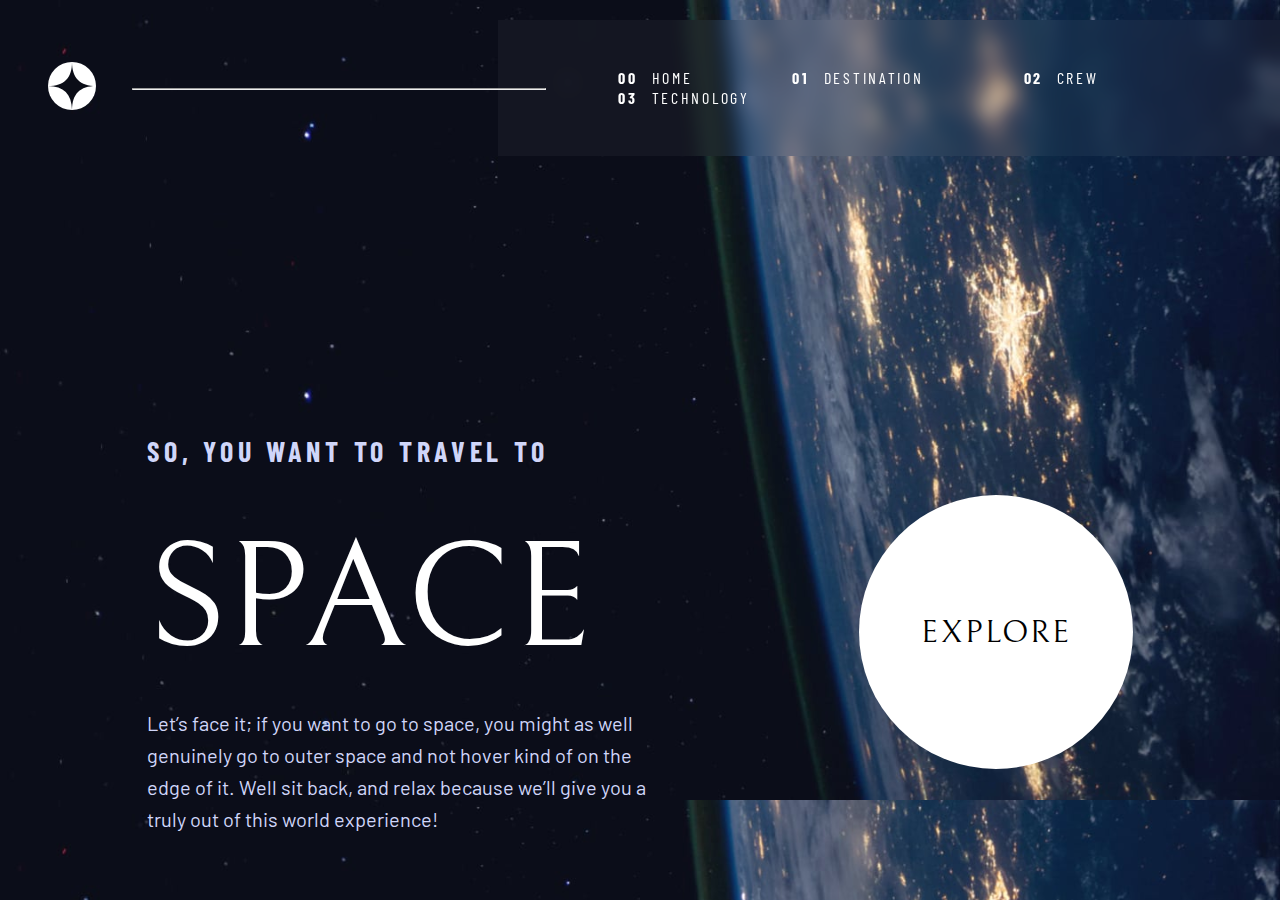
<file: space-tourism-website-main/starter-code/index.html>
<!DOCTYPE html>
<html lang="en">
<head>
  <meta charset="UTF-8">
  <link rel="stylesheet" href="styles.css">
  <meta name="viewport" content="width=device-width, initial-scale=1.0">

  <link rel="icon" type="image/png" sizes="32x32" href="./assets/favicon-32x32.png">
 
  <title>Frontend Mentor | Space tourism website</title>
</head>
<body class="index">
  <div class="header-container">
    <div class="star-logo">
      <img src="./assets/shared/logo.svg" alt="star-logo">
    </div>
    <hr class="header">
    <div class="menu">
      <ul>
        <li><a class="menu" href="./index.html"><span class="starting-a bold">00</span> HOME</a></li>
        <li><a class="menu" href="./destination-moon.html"><span class="bold">01</span> DESTINATION</a></li>
        <li><a class="menu" href="#"><span class="bold">02</span> CREW</a></li>
        <li><a class="menu" href="#"><span class="bold">03</span> TECHNOLOGY</a></li>
      </ul>
      
    </div>  
  </div>

  <div class="text-container">
    <h5>SO, YOU WANT TO TRAVEL TO </h5>
    <h1>SPACE</h1>
    <p>Let’s face it; if you want to go to space, you might as well <br> genuinely go to 
      outer space and not hover kind of on the <br> edge of it. Well sit back, and relax 
      because we’ll give you a <br>truly out of this world experience!</p>
  </div>

  <div class="explore">
    <h4 class="explore">EXPLORE</h4>
  </div>
</body>
</html>
</file>
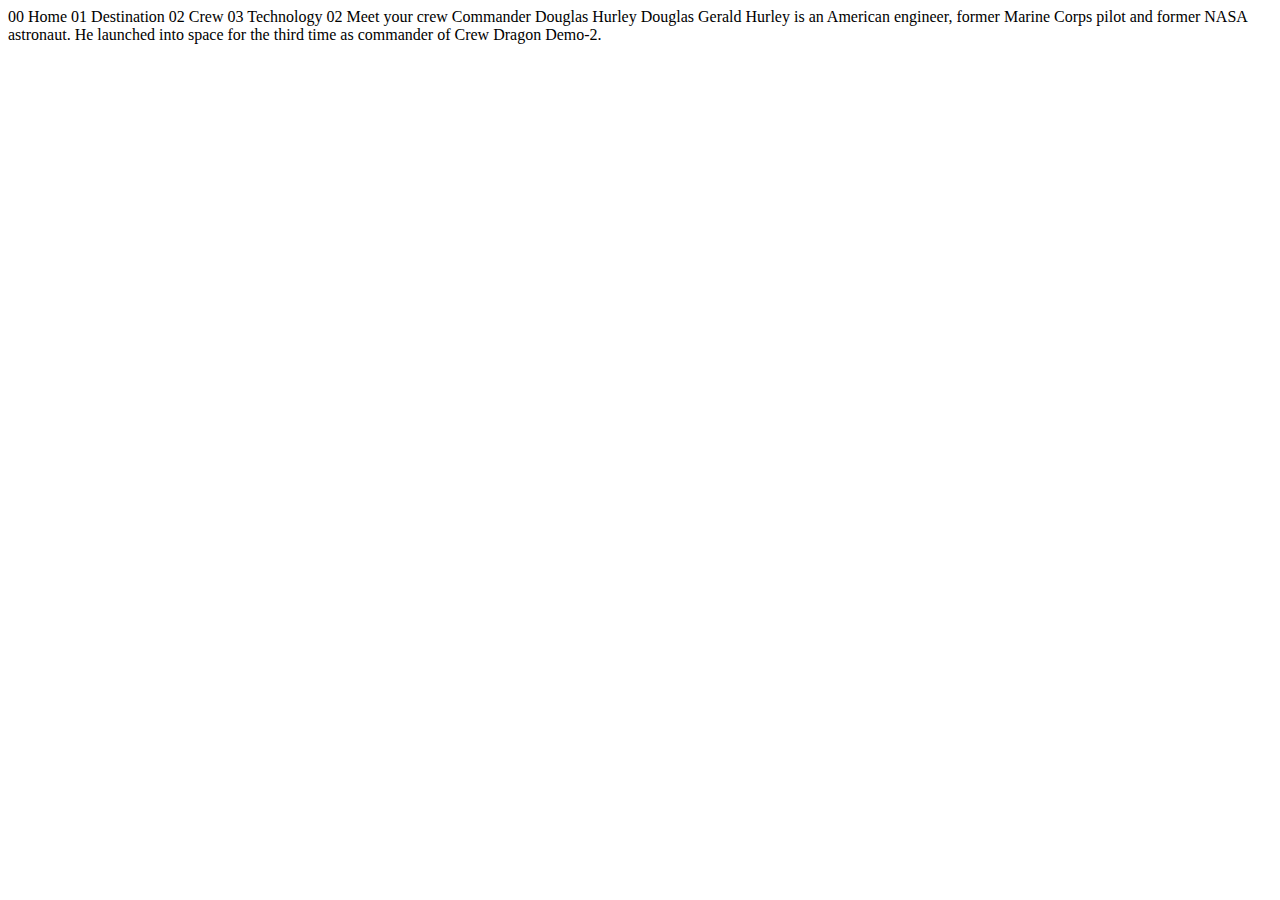
<file: space-tourism-website-main/starter-code/crew-commander.html>
<!DOCTYPE html>
<html lang="en">
<head>
  <meta charset="UTF-8">
  <meta name="viewport" content="width=device-width, initial-scale=1.0">

  <link rel="icon" type="image/png" sizes="32x32" href="./assets/favicon-32x32.png">
  
  <title>Frontend Mentor | Space tourism website</title>
</head>
<body>

  00 Home
  01 Destination
  02 Crew
  03 Technology

  02 Meet your crew

  Commander
  Douglas Hurley

  Douglas Gerald Hurley is an American engineer, former Marine Corps pilot 
  and former NASA astronaut. He launched into space for the third time as 
  commander of Crew Dragon Demo-2.
</body>
</html>
</file>
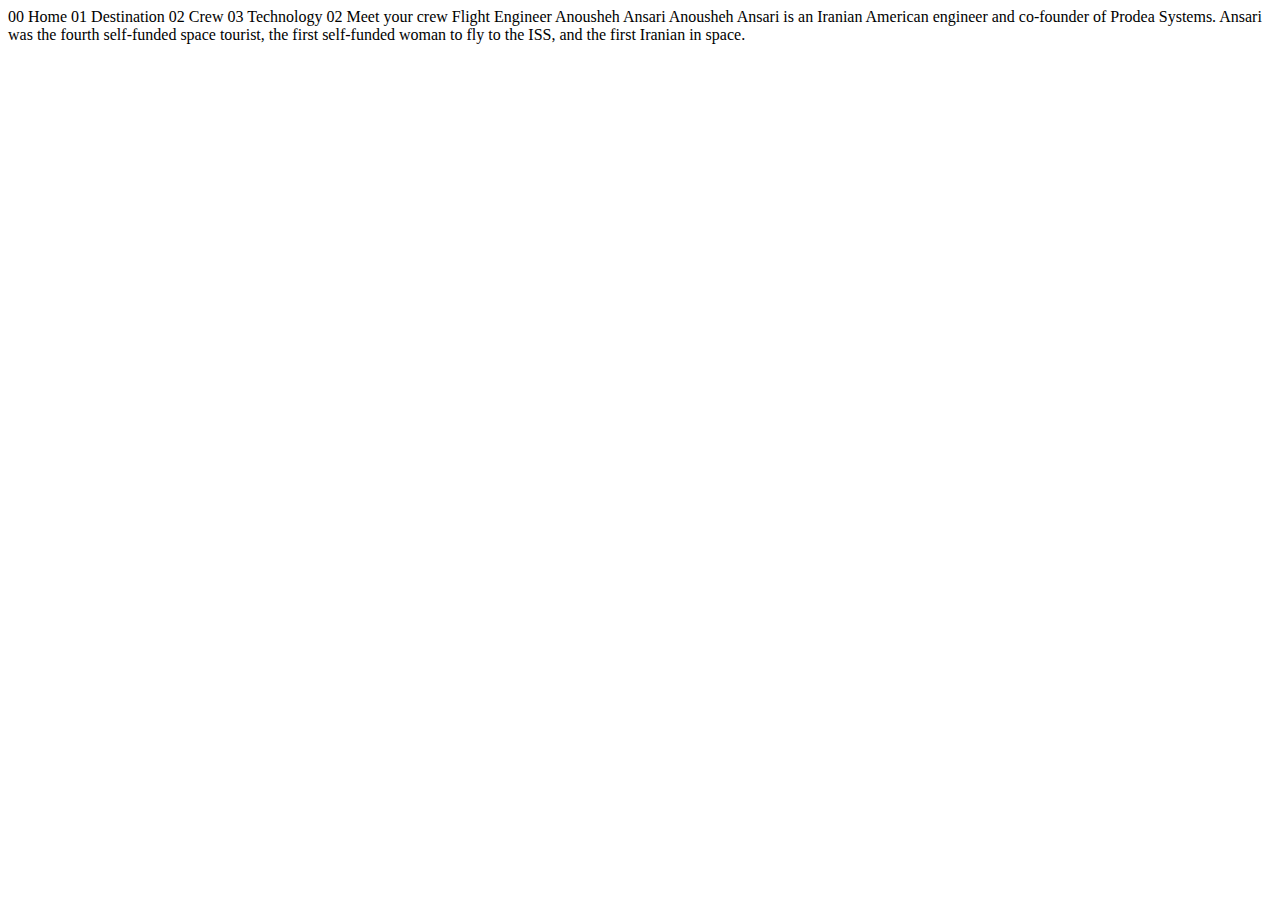
<file: space-tourism-website-main/starter-code/crew-engineer.html>
<!DOCTYPE html>
<html lang="en">
<head>
  <meta charset="UTF-8">
  <meta name="viewport" content="width=device-width, initial-scale=1.0">

  <link rel="icon" type="image/png" sizes="32x32" href="./assets/favicon-32x32.png">
  
  <title>Frontend Mentor | Space tourism website</title>
</head>
<body>

  00 Home
  01 Destination
  02 Crew
  03 Technology

  02 Meet your crew

  Flight Engineer
  Anousheh Ansari

  Anousheh Ansari is an Iranian American engineer and co-founder of Prodea Systems. 
  Ansari was the fourth self-funded space tourist, the first self-funded woman to 
  fly to the ISS, and the first Iranian in space. 
</body>
</html>
</file>
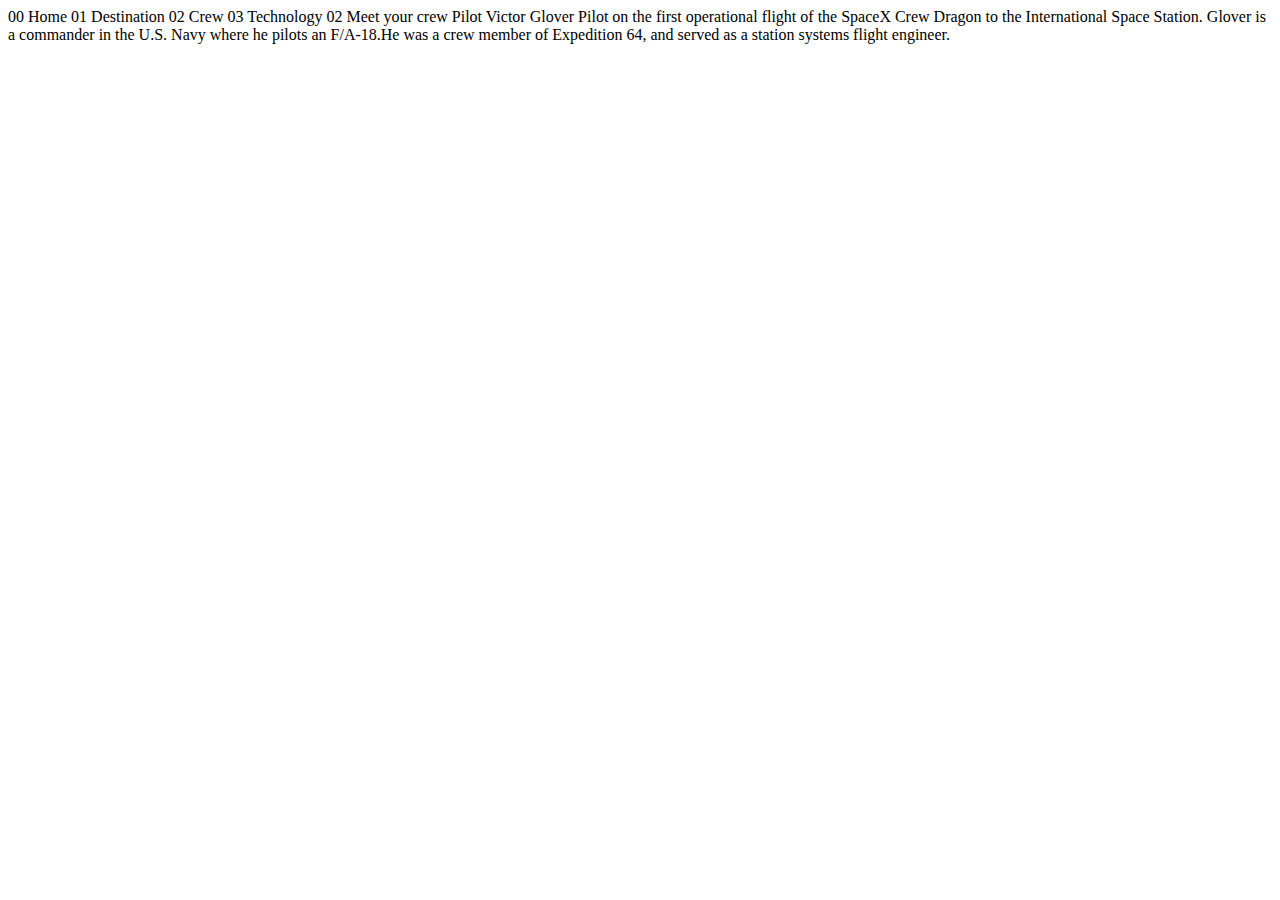
<file: space-tourism-website-main/starter-code/crew-pilot.html>
<!DOCTYPE html>
<html lang="en">
<head>
  <meta charset="UTF-8">
  <meta name="viewport" content="width=device-width, initial-scale=1.0">

  <link rel="icon" type="image/png" sizes="32x32" href="./assets/favicon-32x32.png">
  
  <title>Frontend Mentor | Space tourism website</title>
</head>
<body>

  00 Home
  01 Destination
  02 Crew
  03 Technology

  02 Meet your crew

  Pilot
  Victor Glover

  Pilot on the first operational flight of the SpaceX Crew Dragon to the 
  International Space Station. Glover is a commander in the U.S. Navy where 
  he pilots an F/A-18.He was a crew member of Expedition 64, and served as a 
  station systems flight engineer. 
</body>
</html>
</file>
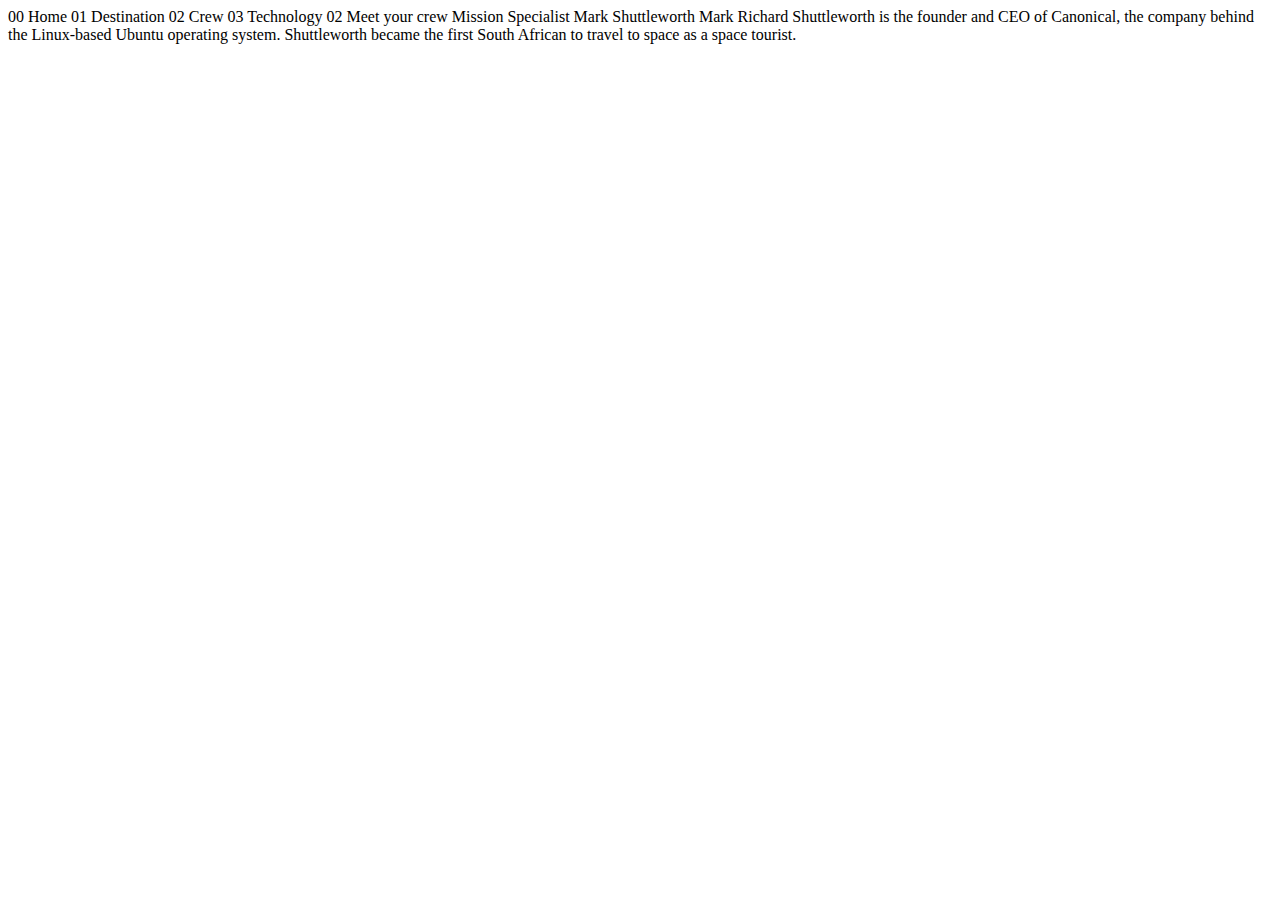
<file: space-tourism-website-main/starter-code/crew-specialist.html>
<!DOCTYPE html>
<html lang="en">
<head>
  <meta charset="UTF-8">
  <meta name="viewport" content="width=device-width, initial-scale=1.0">

  <link rel="icon" type="image/png" sizes="32x32" href="./assets/favicon-32x32.png">
  
  <title>Frontend Mentor | Space tourism website</title>
</head>
<body>

  00 Home
  01 Destination
  02 Crew
  03 Technology

  02 Meet your crew

  Mission Specialist
  Mark Shuttleworth

  Mark Richard Shuttleworth is the founder and CEO of Canonical, the company behind 
  the Linux-based Ubuntu operating system. Shuttleworth became the first South 
  African to travel to space as a space tourist.
</body>
</html>
</file>
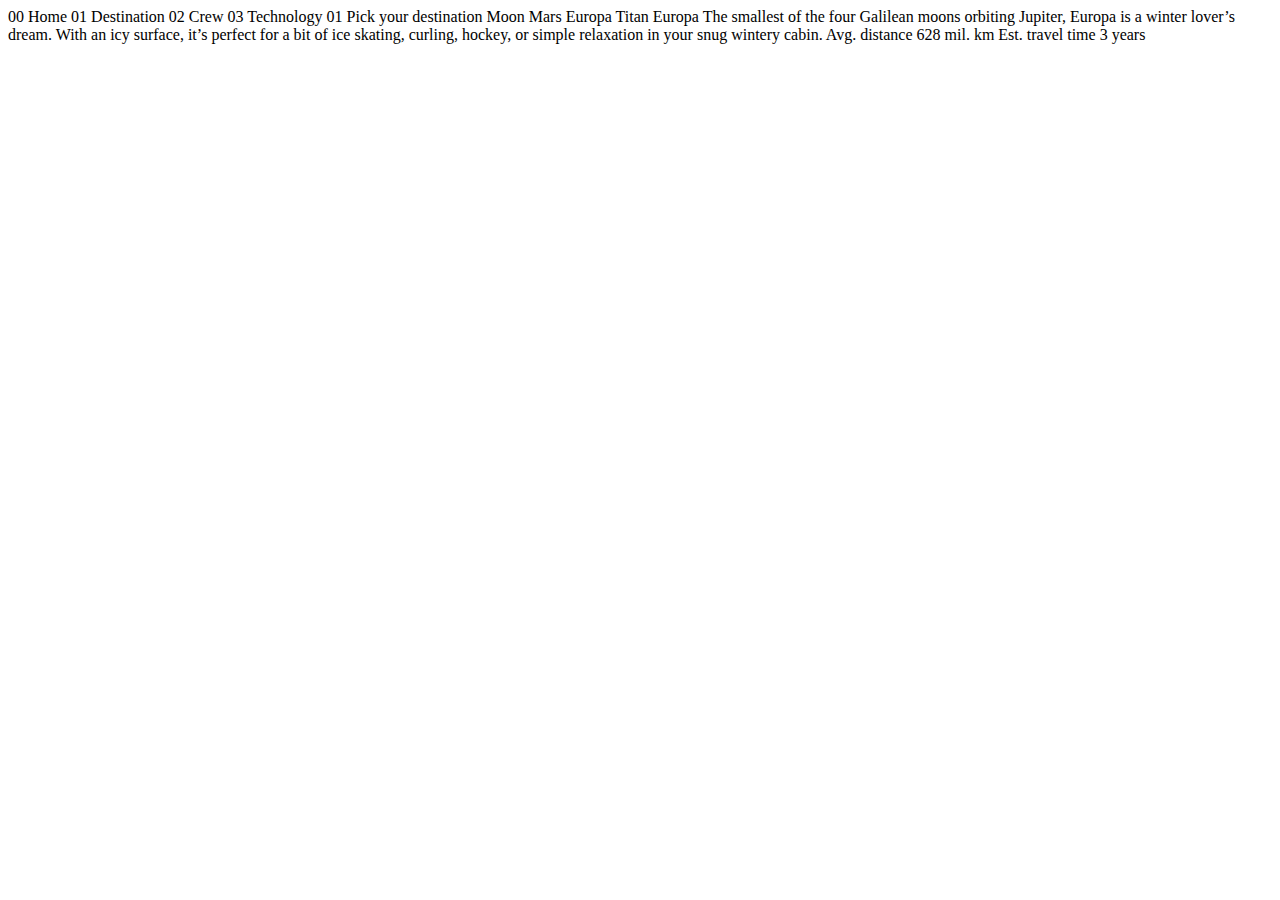
<file: space-tourism-website-main/starter-code/destination-europa.html>
<!DOCTYPE html>
<html lang="en">
<head>
  <meta charset="UTF-8">
  <meta name="viewport" content="width=device-width, initial-scale=1.0">

  <link rel="icon" type="image/png" sizes="32x32" href="./assets/favicon-32x32.png">
  
  <title>Frontend Mentor | Space tourism website</title>
</head>
<body>

  00 Home
  01 Destination
  02 Crew
  03 Technology

  01 Pick your destination

  Moon
  Mars
  Europa
  Titan

  Europa

  The smallest of the four Galilean moons orbiting Jupiter, Europa is a 
  winter lover’s dream. With an icy surface, it’s perfect for a bit of 
  ice skating, curling, hockey, or simple relaxation in your snug 
  wintery cabin.

  Avg. distance
  628 mil. km

  Est. travel time
  3 years
</body>
</html>
</file>
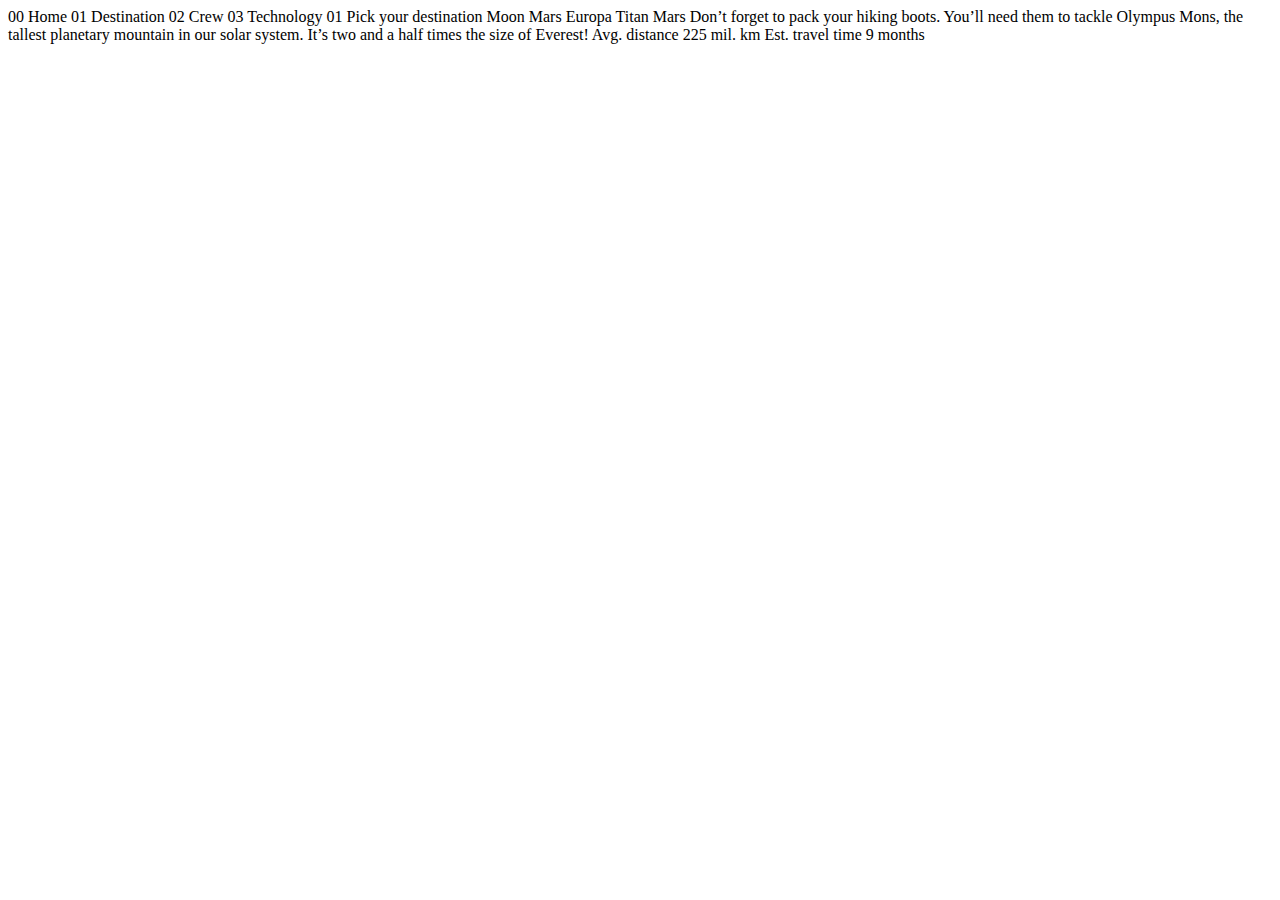
<file: space-tourism-website-main/starter-code/destination-mars.html>
<!DOCTYPE html>
<html lang="en">
<head>
  <meta charset="UTF-8">
  <meta name="viewport" content="width=device-width, initial-scale=1.0">

  <link rel="icon" type="image/png" sizes="32x32" href="./assets/favicon-32x32.png">
  
  <title>Frontend Mentor | Space tourism website</title>
</head>
<body>

  00 Home
  01 Destination
  02 Crew
  03 Technology

  01 Pick your destination

  Moon
  Mars
  Europa
  Titan

  Mars

  Don’t forget to pack your hiking boots. You’ll need them to tackle Olympus Mons, 
  the tallest planetary mountain in our solar system. It’s two and a half times 
  the size of Everest!

  Avg. distance
  225 mil. km

  Est. travel time
  9 months
</body>
</html>
</file>
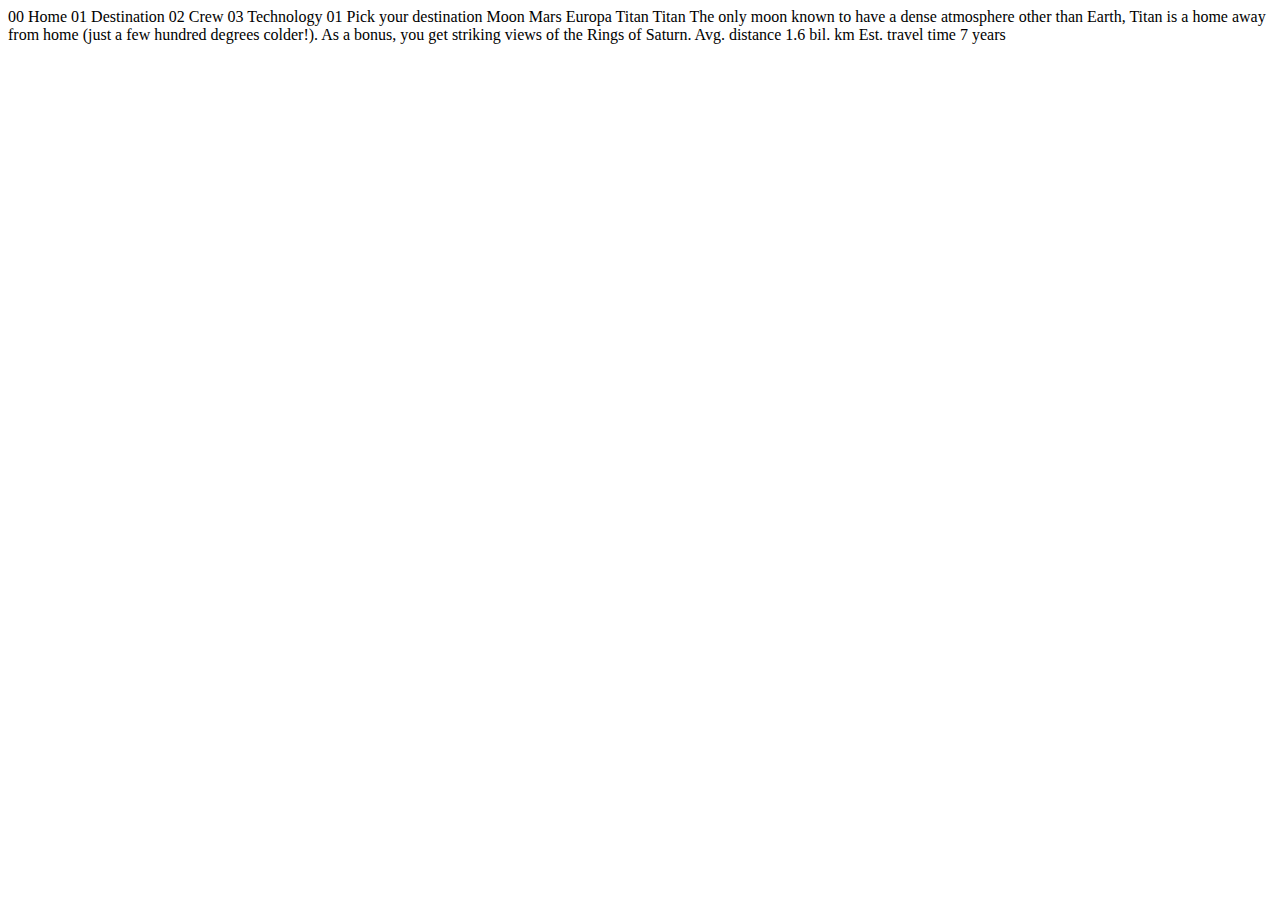
<file: space-tourism-website-main/starter-code/destination-titan.html>
<!DOCTYPE html>
<html lang="en">
<head>
  <meta charset="UTF-8">
  <meta name="viewport" content="width=device-width, initial-scale=1.0">

  <link rel="icon" type="image/png" sizes="32x32" href="./assets/favicon-32x32.png">
  
  <title>Frontend Mentor | Space tourism website</title>
</head>
<body>

  00 Home
  01 Destination
  02 Crew
  03 Technology

  01 Pick your destination

  Moon
  Mars
  Europa
  Titan

  Titan

  The only moon known to have a dense atmosphere other than Earth, Titan 
  is a home away from home (just a few hundred degrees colder!). As a 
  bonus, you get striking views of the Rings of Saturn.

  Avg. distance
  1.6 bil. km

  Est. travel time
  7 years
</body>
</html>
</file>
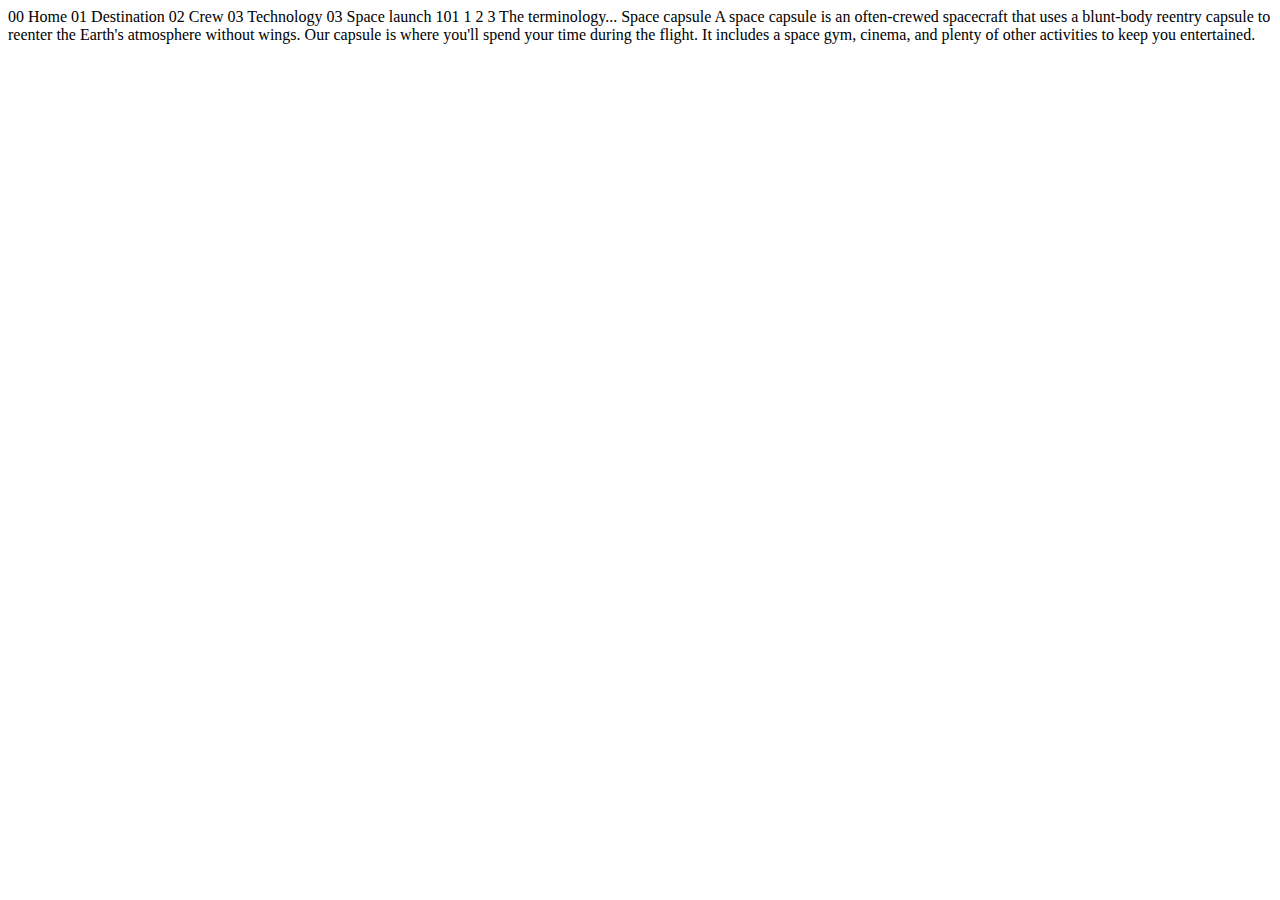
<file: space-tourism-website-main/starter-code/technology-capsule.html>
<!DOCTYPE html>
<html lang="en">
<head>
  <meta charset="UTF-8">
  <meta name="viewport" content="width=device-width, initial-scale=1.0">

  <link rel="icon" type="image/png" sizes="32x32" href="./assets/favicon-32x32.png">
  
  <title>Frontend Mentor | Space tourism website</title>
</head>
<body>

  00 Home
  01 Destination
  02 Crew
  03 Technology

  03 Space launch 101

  1
  2
  3

  The terminology...
  Space capsule

  A space capsule is an often-crewed spacecraft that uses a blunt-body reentry 
  capsule to reenter the Earth's atmosphere without wings. Our capsule is where 
  you'll spend your time during the flight. It includes a space gym, cinema, 
  and plenty of other activities to keep you entertained.
</body>
</html>
</file>
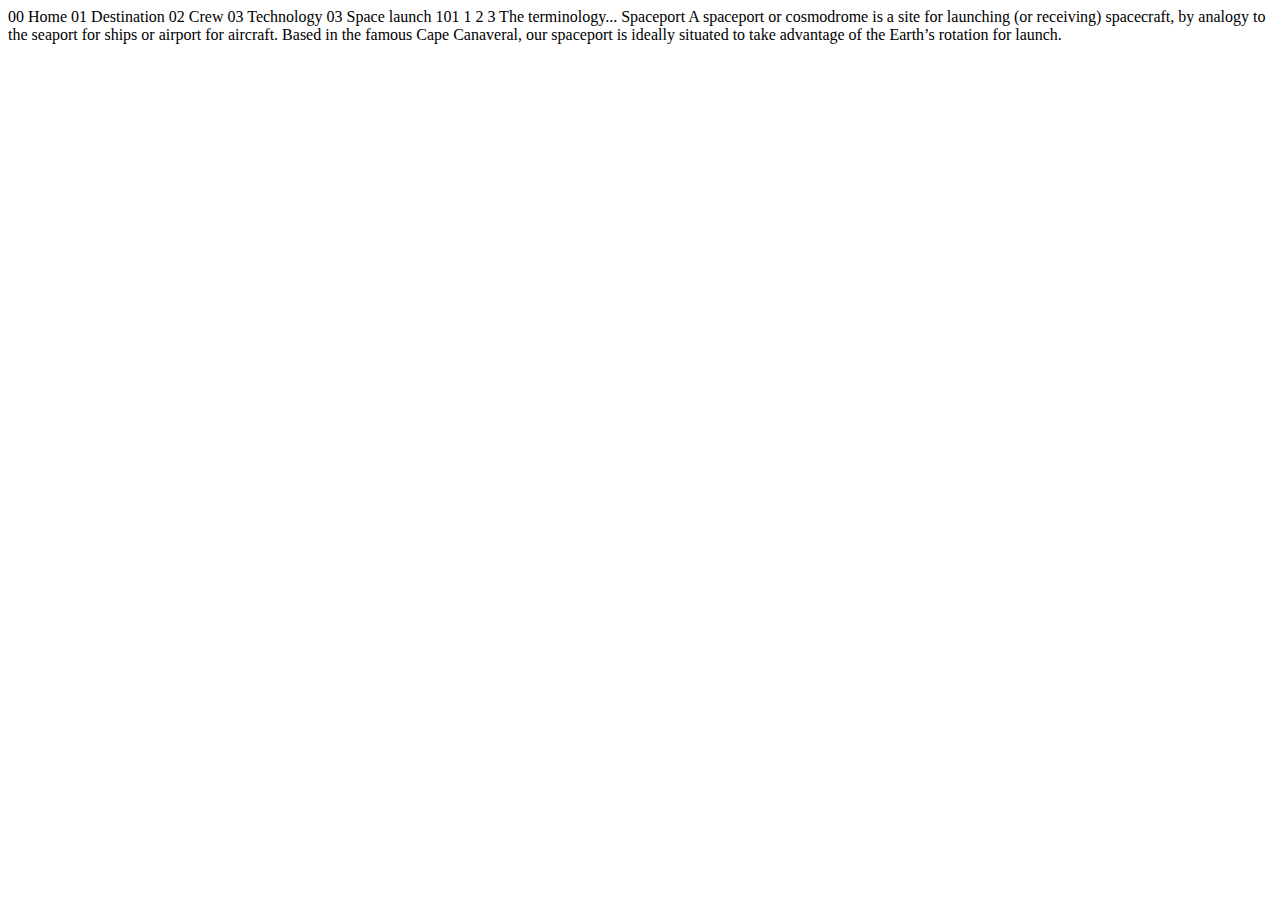
<file: space-tourism-website-main/starter-code/technology-spaceport.html>
<!DOCTYPE html>
<html lang="en">
<head>
  <meta charset="UTF-8">
  <meta name="viewport" content="width=device-width, initial-scale=1.0">

  <link rel="icon" type="image/png" sizes="32x32" href="./assets/favicon-32x32.png">
  
  <title>Frontend Mentor | Space tourism website</title>
</head>
<body>

  00 Home
  01 Destination
  02 Crew
  03 Technology

  03 Space launch 101

  1
  2
  3

  The terminology...
  Spaceport

  A spaceport or cosmodrome is a site for launching (or receiving) spacecraft, 
  by analogy to the seaport for ships or airport for aircraft. Based in the 
  famous Cape Canaveral, our spaceport is ideally situated to take advantage 
  of the Earth’s rotation for launch.
</body>
</html>
</file>
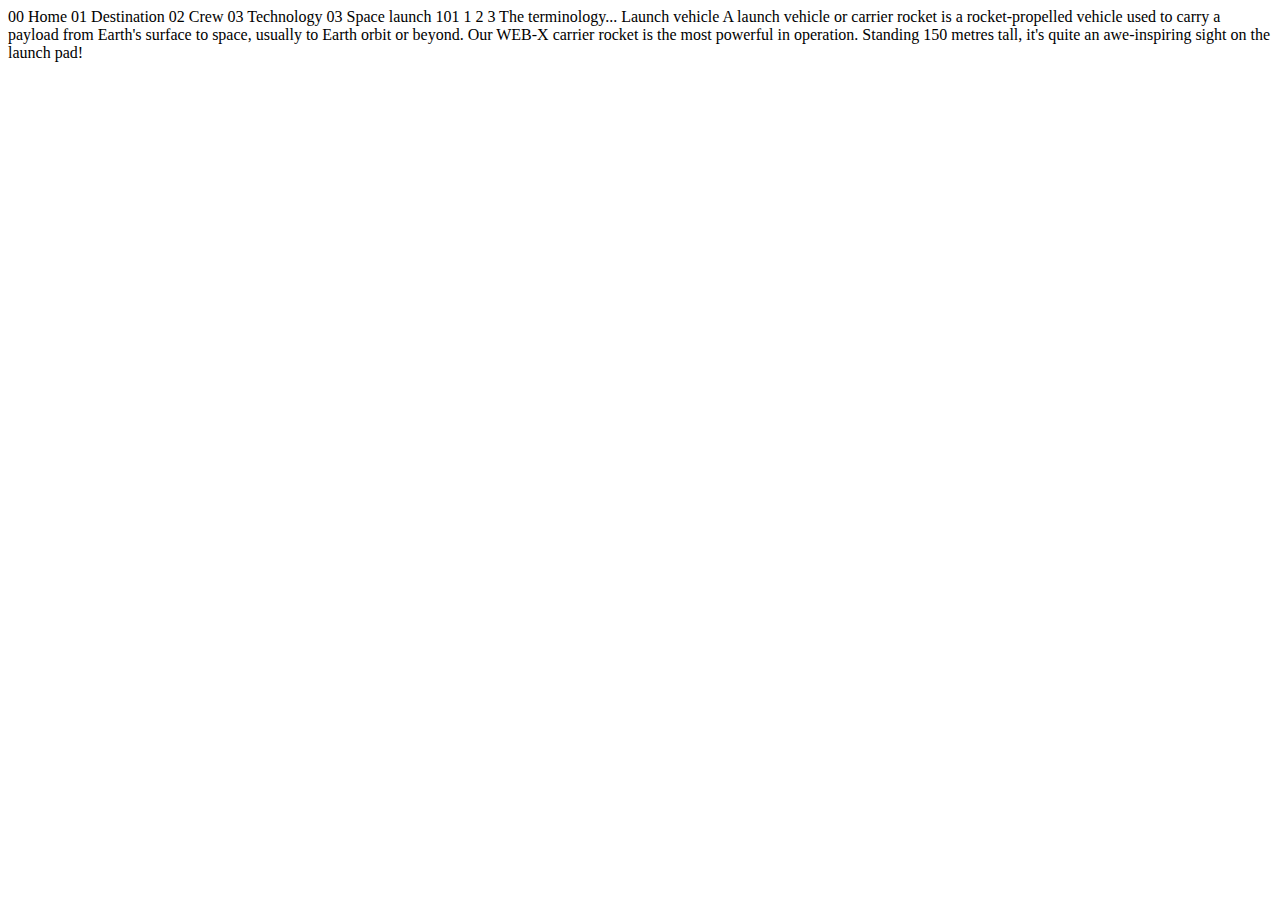
<file: space-tourism-website-main/starter-code/technology-vehicle.html>
<!DOCTYPE html>
<html lang="en">
<head>
  <meta charset="UTF-8">
  <meta name="viewport" content="width=device-width, initial-scale=1.0">

  <link rel="icon" type="image/png" sizes="32x32" href="./assets/favicon-32x32.png">
  
  <title>Frontend Mentor | Space tourism website</title>
</head>
<body>

  00 Home
  01 Destination
  02 Crew
  03 Technology

  03 Space launch 101

  1
  2
  3

  The terminology...
  Launch vehicle

  A launch vehicle or carrier rocket is a rocket-propelled vehicle used to carry a 
  payload from Earth's surface to space, usually to Earth orbit or beyond. Our 
  WEB-X carrier rocket is the most powerful in operation. Standing 150 metres tall, 
  it's quite an awe-inspiring sight on the launch pad!
</body>
</html>
</file>
<file: space-tourism-website-main/starter-code/styles.css>
@import url('https://fonts.googleapis.com/css2?family=Barlow&family=Barlow+Condensed&family=Bellefair&display=swap');

body.index {
    background-image: url(./assets/home/background-home-desktop.jpg);
    background-size: 100%;
    color: white;
    margin-right: 0;
    margin-left: 2rem;
    
}

body.destination-moon {
    background-image: url(./assets/destination/background-destination-desktop.jpg);
    background-size: 100%;

}

h1 {
    font-family: "Bellefair", serif;
    font-size: 9.375rem;
    font-weight: normal;
    margin: 0;
}

h5 {
    font-family: 'Barlow Condensed', sans-serif;
    font-size: 1.75rem;
    letter-spacing: 4.725px;
    line-height: 2.125rem;
    color: #D0D6F9;
}

p {
    font-family: 'Barlow', sans-serif;
    font-size: 1.25rem;
    color: #D0D6F9;
    line-height: 2rem;
}

a.menu {
    text-decoration: none;
    color: white;
}

.menu ul li{
    font-family: 'Barlow Condensed', sans-serif;
    letter-spacing: 0.17rem;
    list-style: none;
    display: inline-block;
    margin: 0 3rem;
    position: relative;
}

.menu ul li::after {
    content: '';
    width: 0;
    height: 0.1875rem;
    background-color: white;
    position: absolute;
    bottom: -10px;
    left: 0;
}

.menu ul li:hover::after {
    content: '';
    width: 100%;
    height: 0.1875rem;
    background-color: white;
    position: absolute;
    bottom: -10px;
    left: 0;
    opacity: 0.5;
}

.bold {
    font-weight: bold;
    margin-right: 0.5rem;
}

div.header-container {
    position: relative;
    top: 5rem

}
div.star-logo {
    color: white;
    border-radius: 100%;
    position: absolute;
    top: 50%;
    transform: translateY(-50%);
    left: 1rem;
}

hr.header {
    background-color: #979797;
    width: 33%;
    position: absolute;
    margin: 0;
    top: 50%;
    left: 8%; 
    z-index: 5; 
}

div.menu {
    background-color: rgba(255,255,255, 0.04);
    backdrop-filter: blur(10px);
    width: 57.5%;
    padding: 2rem;
    position: absolute;
    right: 0%;
    top: 50%;
    transform: translateY(-50%);
}

div.text-container {
    position: absolute;
    left: 11.5%;
    top: 43%
}

div.explore {
    background-color: white;
    border-radius: 100%;
    position: absolute;
    top: 55%;
    right: 11.5%;
    width: 17.125rem;
    height: 17.125rem;
}

div.explore::after {
    content: '';
    height: 0;
    width: 0;
    border-radius: 100%;
    opacity: 0.1;
    position: absolute;
    top: 50%;
    left: 50%;
    transform: translate(-50%, -50%);
    transition: 0.5s;
}

div.explore:hover::after {
    content: '';
    height: 28.125rem;
    width: 28.125rem;
    border-radius: 100%;
    opacity: 0.1;
    position: absolute;
    top: 50%;
    left: 50%;
    transform: translate(-50%, -50%);
    background-color: white;
}

h4.explore {
    color: black;
    font-size: 2rem;
    font-family: "Bellefair", serif;
    font-weight: normal;
    letter-spacing: 0.125rem;
    margin: 0;
    position: absolute;
    top: 50%;
    left: 50%;
    transform: translate(-50%, -50%);    
}

h5.pick-your-destination {
    position: absolute;
    top: 9rem;
    left: 18rem;
    color: white;
}

span.selected-destination {
    opacity: 0.25;
}

img.moon-img {
    position: absolute;
    left: 20rem;
    top: 20rem;
    width: 28rem;
}
</file>
